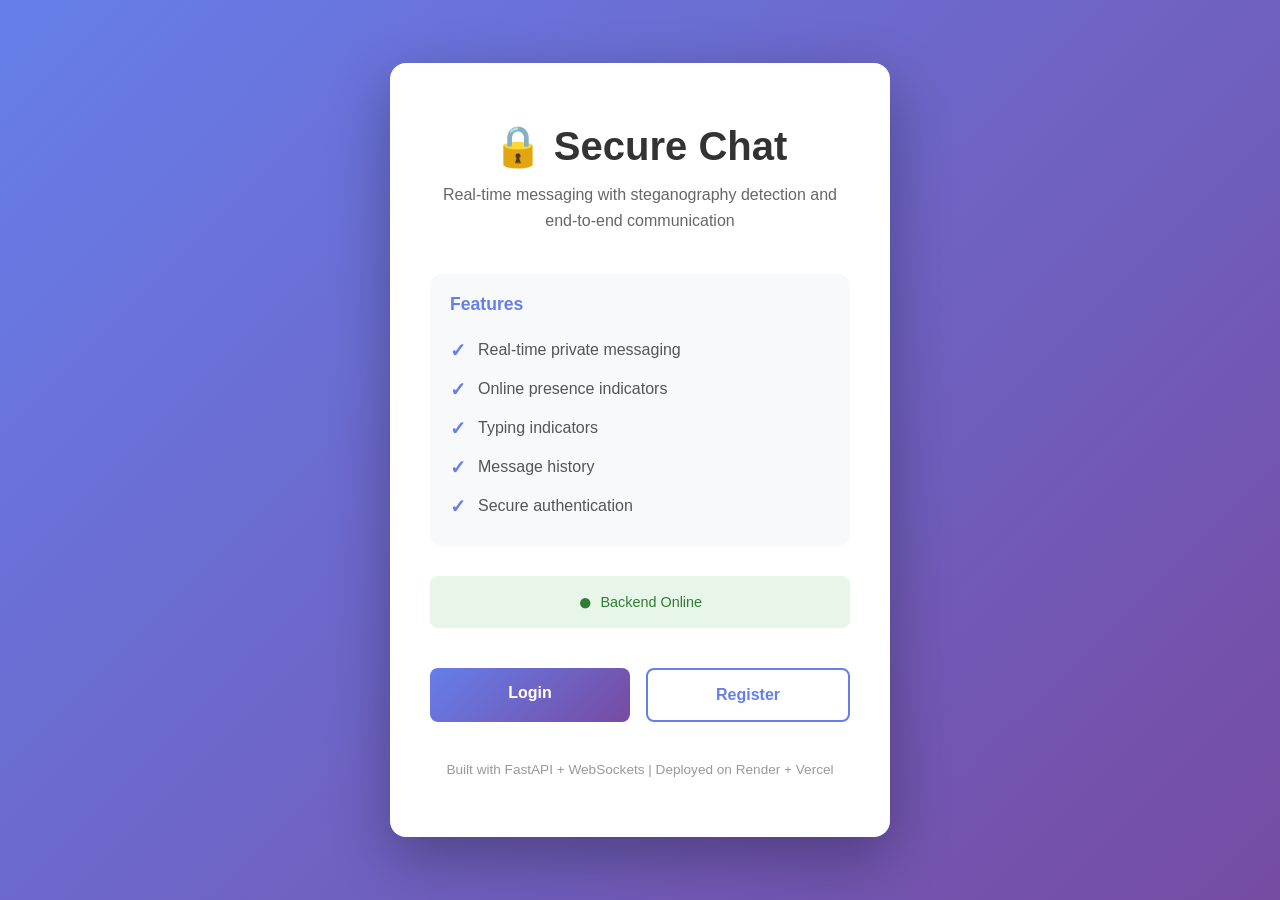
<file: frontend/index.html>
<!DOCTYPE html>
<html lang="en">
<head>
    <meta charset="UTF-8">
    <meta name="viewport" content="width=device-width, initial-scale=1.0">
    <title>Real-Time Chat with Steganography Detection</title>
    <style>
        * {
            margin: 0;
            padding: 0;
            box-sizing: border-box;
        }

        body {
            font-family: -apple-system, BlinkMacSystemFont, 'Segoe UI', Roboto, Oxygen, Ubuntu, Cantarell, sans-serif;
            background: linear-gradient(135deg, #667eea 0%, #764ba2 100%);
            min-height: 100vh;
            display: flex;
            align-items: center;
            justify-content: center;
            padding: 20px;
        }

        .container {
            background: white;
            border-radius: 16px;
            box-shadow: 0 20px 60px rgba(0, 0, 0, 0.3);
            padding: 60px 40px;
            max-width: 500px;
            width: 100%;
            text-align: center;
        }

        h1 {
            color: #333;
            margin-bottom: 12px;
            font-size: 2.5rem;
            font-weight: 700;
        }

        .subtitle {
            color: #666;
            margin-bottom: 40px;
            font-size: 1rem;
            line-height: 1.6;
        }

        .features {
            text-align: left;
            margin: 30px 0;
            padding: 20px;
            background: #f8f9fa;
            border-radius: 12px;
        }

        .features h3 {
            color: #667eea;
            margin-bottom: 16px;
            font-size: 1.1rem;
        }

        .features ul {
            list-style: none;
            padding: 0;
        }

        .features li {
            padding: 8px 0;
            color: #555;
            display: flex;
            align-items: center;
        }

        .features li::before {
            content: "✓";
            color: #667eea;
            font-weight: bold;
            margin-right: 12px;
            font-size: 1.2rem;
        }

        .buttons {
            display: flex;
            gap: 16px;
            margin-top: 40px;
        }

        .btn {
            flex: 1;
            padding: 16px 32px;
            font-size: 1rem;
            font-weight: 600;
            border: none;
            border-radius: 8px;
            cursor: pointer;
            text-decoration: none;
            display: inline-block;
            transition: all 0.3s ease;
        }

        .btn-primary {
            background: linear-gradient(135deg, #667eea 0%, #764ba2 100%);
            color: white;
        }

        .btn-primary:hover {
            transform: translateY(-2px);
            box-shadow: 0 8px 20px rgba(102, 126, 234, 0.4);
        }

        .btn-secondary {
            background: white;
            color: #667eea;
            border: 2px solid #667eea;
        }

        .btn-secondary:hover {
            background: #667eea;
            color: white;
            transform: translateY(-2px);
        }

        .footer {
            margin-top: 40px;
            color: #999;
            font-size: 0.85rem;
        }

        .status {
            margin-top: 24px;
            padding: 12px;
            background: #e8f5e9;
            border-radius: 8px;
            color: #2e7d32;
            font-size: 0.9rem;
            display: flex;
            align-items: center;
            justify-content: center;
            gap: 8px;
        }

        .status::before {
            content: "●";
            font-size: 1.5rem;
            animation: pulse 2s infinite;
        }

        @keyframes pulse {
            0%, 100% {
                opacity: 1;
            }
            50% {
                opacity: 0.5;
            }
        }

        @media (max-width: 600px) {
            .container {
                padding: 40px 24px;
            }

            h1 {
                font-size: 2rem;
            }

            .buttons {
                flex-direction: column;
            }
        }
    </style>
</head>
<body>
    <div class="container">
        <h1>🔒 Secure Chat</h1>
        <p class="subtitle">Real-time messaging with steganography detection and end-to-end communication</p>

        <div class="features">
            <h3>Features</h3>
            <ul>
                <li>Real-time private messaging</li>
                <li>Online presence indicators</li>
                <li>Typing indicators</li>
                <li>Message history</li>
                <li>Secure authentication</li>
            </ul>
        </div>

        <div class="status">
            Backend Online
        </div>

        <div class="buttons">
            <a href="login.html" class="btn btn-primary">Login</a>
            <a href="register.html" class="btn btn-secondary">Register</a>
        </div>

        <div class="footer">
            Built with FastAPI + WebSockets | Deployed on Render + Vercel
        </div>
    </div>
</body>
</html>
</file>
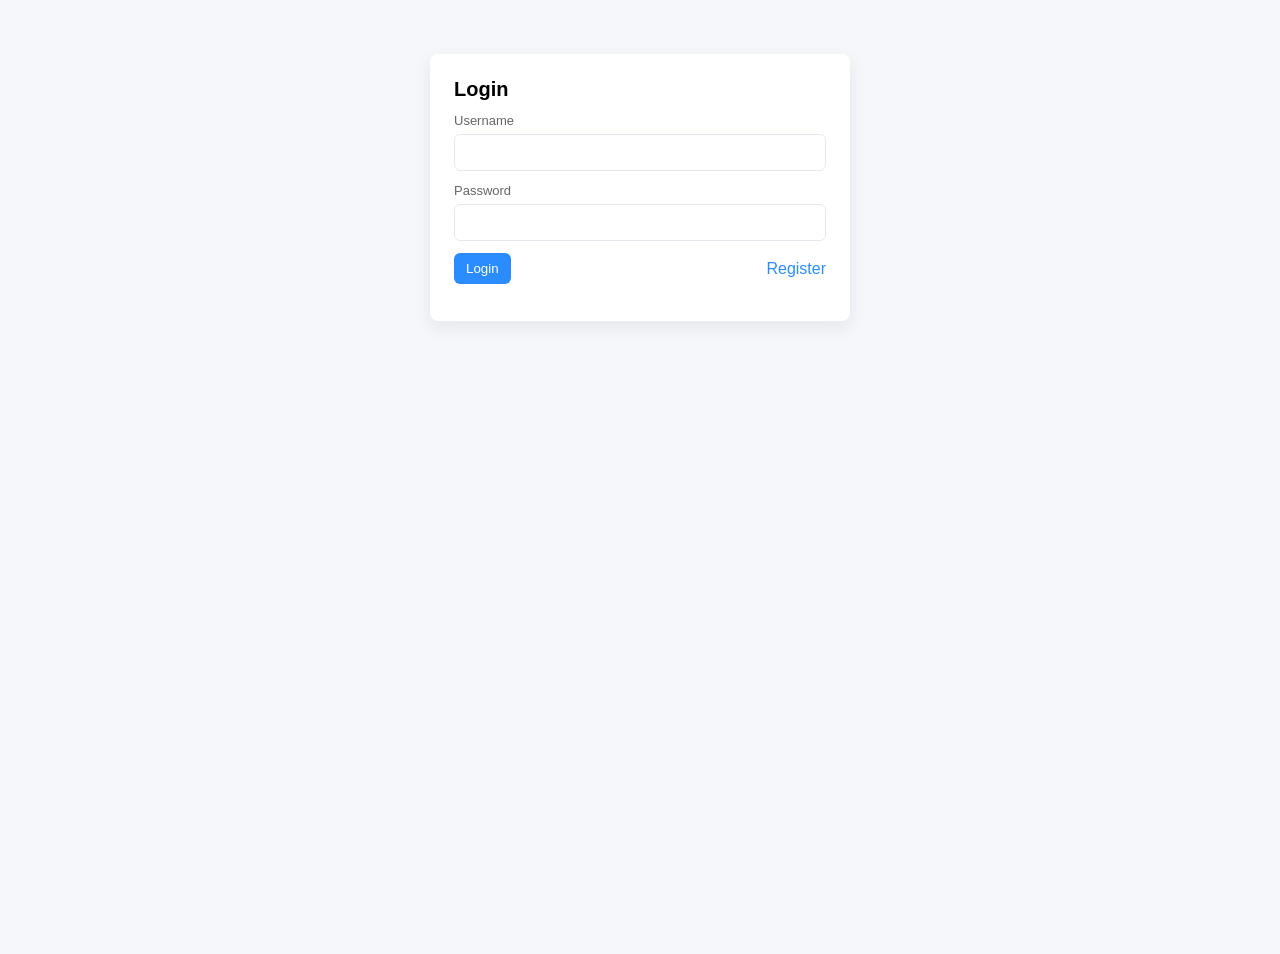
<file: frontend/chat ui/index.html>
<!doctype html>
<html lang="en">
<head>
	<meta charset="utf-8" />
	<meta name="viewport" content="width=device-width,initial-scale=1" />
	<title>Chat UI</title>
	<link rel="stylesheet" href="style.css">
</head>
<body>
	<div id="app">
		<aside class="sidebar">
			<header>
				<h2>Chat Room</h2>
				<div id="me" class="muted"></div>
				<div id="connectionStatus" class="muted"></div>
			</header>
			<div class="contacts">
				<h4>Online Users (<span id="onlineCount">0</span>)</h4>
				<ul id="contactsList"></ul>
			</div>
			<div class="actions">
				<a id="goRegister" href="../register page/index.html">Register</a>
				<button id="logout">Logout</button>
			</div>
		</aside>
		<main class="chat">
			<div id="conversationHeader" class="convHeader">Select a contact to start chatting</div>
			<div id="messages" class="messages"></div>
			<form id="sendForm" class="sendForm">
				<input id="messageInput" placeholder="Type a message" autocomplete="off" disabled />
				<button id="sendBtn" disabled>Send</button>
			</form>
		</main>
	</div>

	<script src="script.js"></script>
</body>
</html>
</file>
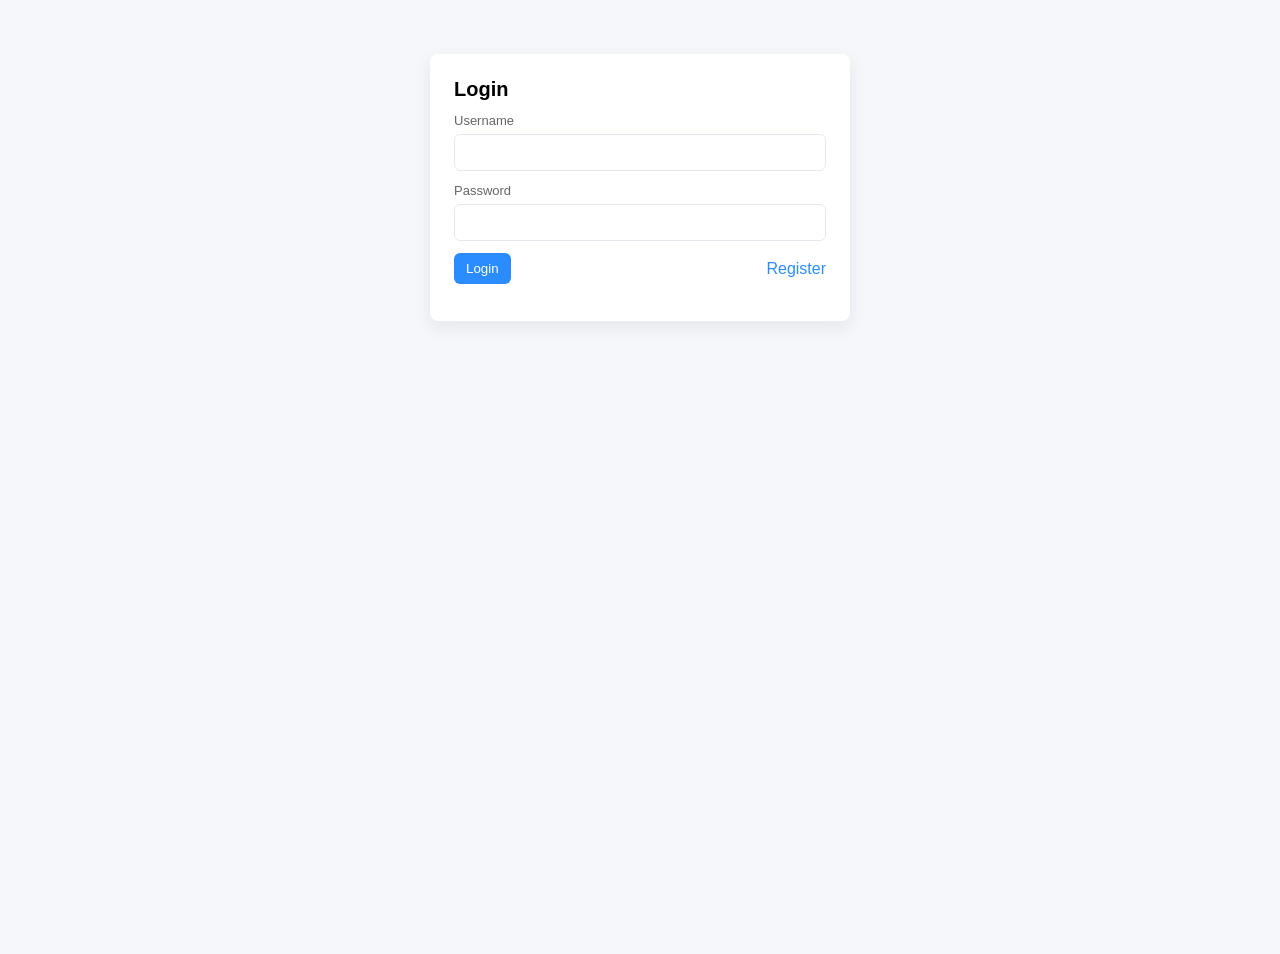
<file: frontend/login page/index.html>
<!doctype html>
<html lang="en">
<head>
	<meta charset="utf-8" />
	<meta name="viewport" content="width=device-width,initial-scale=1" />
	<title>Login</title>
	<link rel="stylesheet" href="style.css">
</head>
<body>
	<main class="center">
		<h1>Login</h1>
		<form id="loginForm">
			<label for="username">Username</label>
			<input id="username" name="username" required autocomplete="off" />
			<label for="password">Password</label>
			<input id="password" name="password" type="password" required autocomplete="off" />
			<div class="row">
				<button type="submit">Login</button>
				<a class="link" href="../register page/index.html">Register</a>
			</div>
			<p id="msg" class="muted"></p>
		</form>
	</main>

	<script src="script.js"></script>
</body>
</html>
</file>
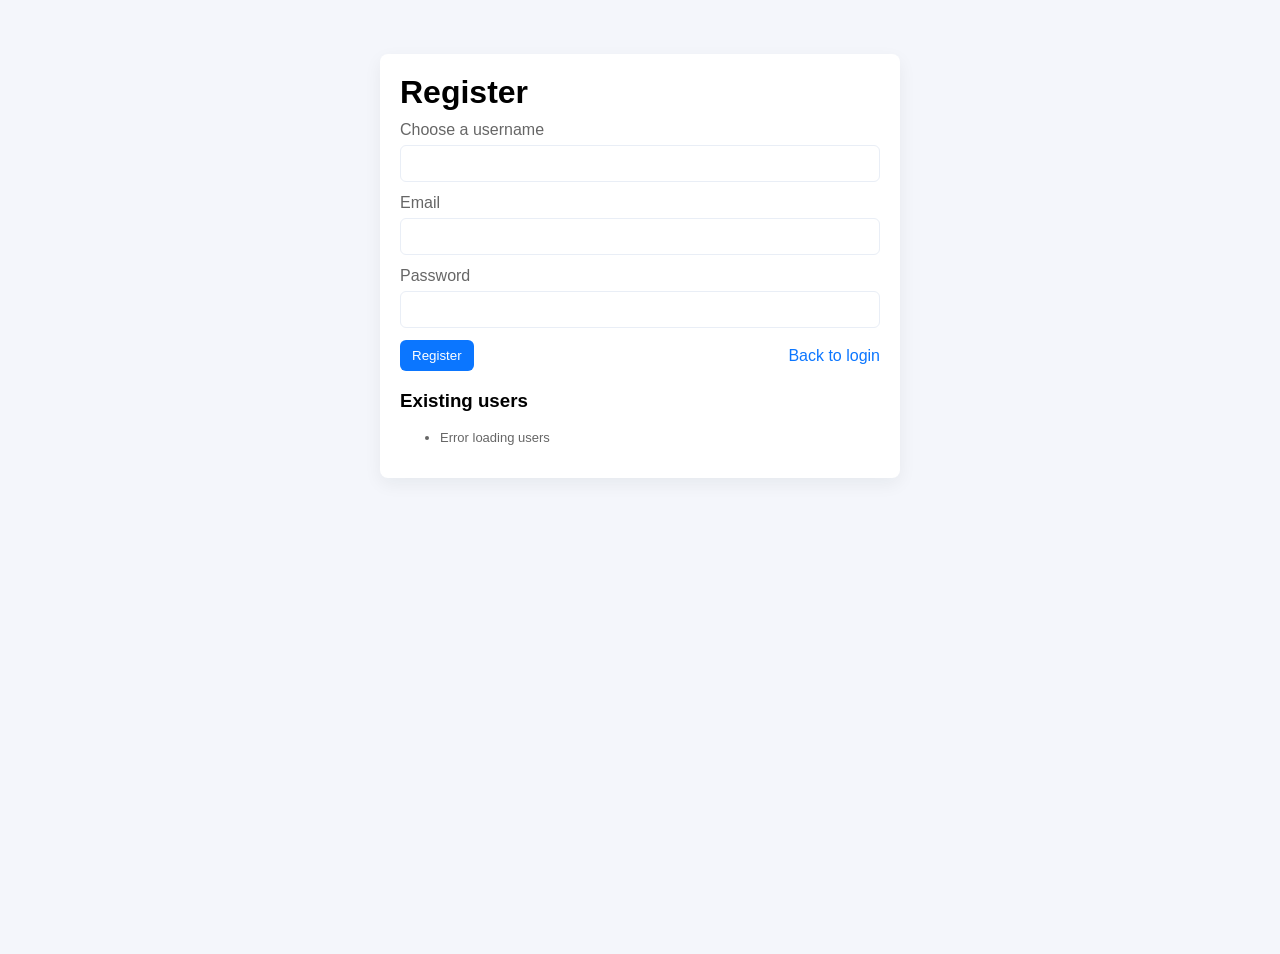
<file: frontend/register page/index.html>
<!doctype html>
<html lang="en">
<head>
	<meta charset="utf-8" />
	<meta name="viewport" content="width=device-width,initial-scale=1" />
	<title>Register</title>
	<link rel="stylesheet" href="style.css">
</head>
<body>
	<main class="center">
		<h1>Register</h1>
		<form id="registerForm">
			<label for="username">Choose a username</label>
			<input id="username" name="username" required autocomplete="off" />
			<label for="email">Email</label>
			<input id="email" name="email" type="email" required autocomplete="off" />
			<label for="password">Password</label>
			<input id="password" name="password" type="password" required autocomplete="off" />
			<div class="row">
				<button type="submit">Register</button>
				<a class="link" href="../login page/index.html">Back to login</a>
			</div>
			<p id="msg" class="muted"></p>
		</form>
		<section>
			<h3>Existing users</h3>
			<ul id="usersList" class="muted"></ul>
		</section>
	</main>

	<script src="script.js"></script>
</body>
</html>
</file>
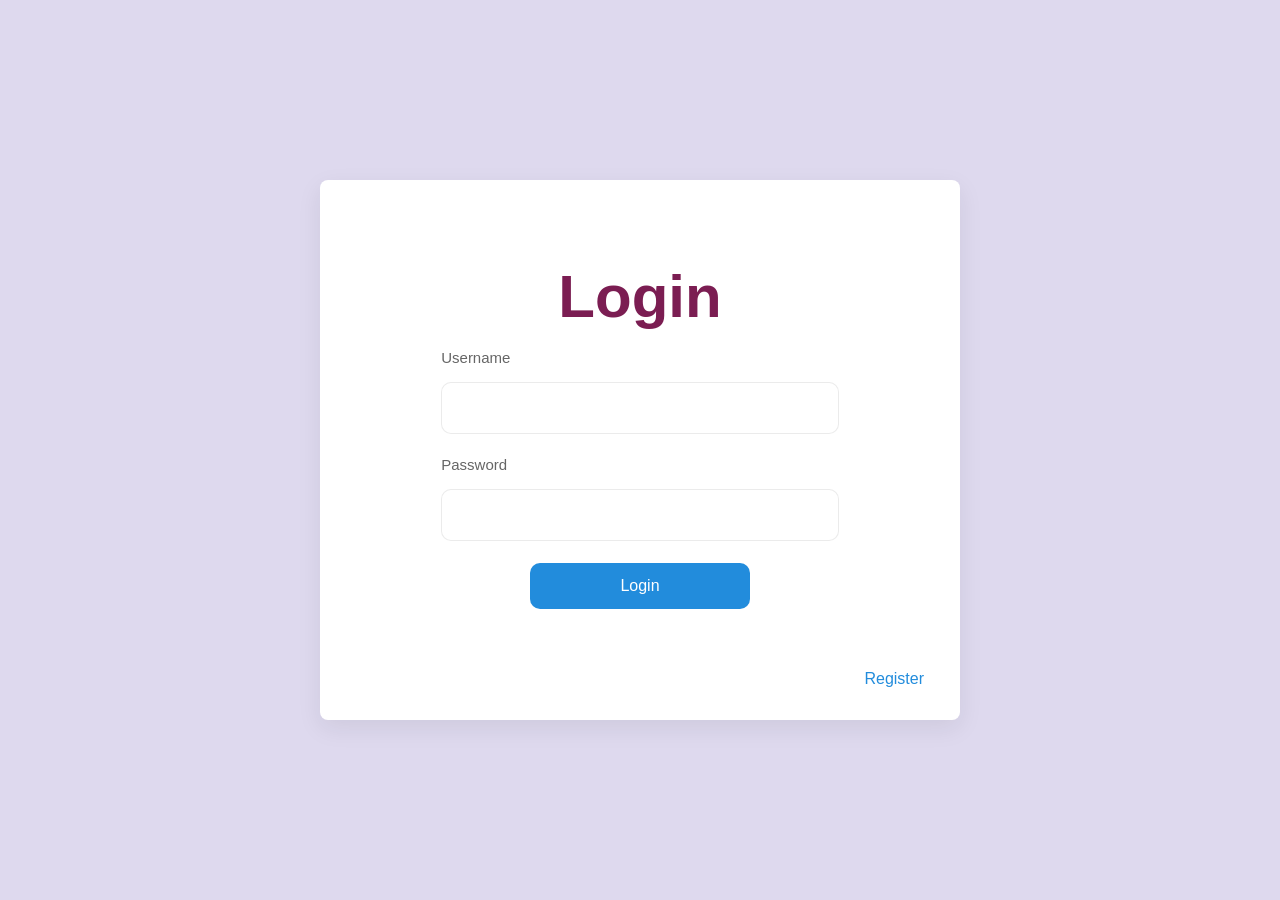
<file: frontend/login.html>
<!doctype html>
<html lang="en">
<head>
	<meta charset="utf-8" />
	<meta name="viewport" content="width=device-width,initial-scale=1" />
	<title>Login</title>
	<style>
	:root{
	  --bg: #DED9EE;       /* Lavender Tint */
	  --card: #FFFFFF;
	  --primary: #228CDC;  /* Dodger Blue */
	  --error: #B52B79;    /* Medium Violet */
	  --success: #25D366;  /* Deep Green */
	  --heading: #7B1D52;  /* Deep Purple */
	  --text: #222222;     /* main content */
	  --muted: #666666;    /* secondary */
	}
	*{box-sizing:border-box;font-family:Segoe UI,Roboto,Arial,sans-serif}
	html,body{height:100%;margin:0;background:var(--bg);display:flex;align-items:center;justify-content:center}
	/* make the credential block half the viewport width, but keep it responsive
	   with sensible min/max so it remains usable on small and very large screens */
	.center{width:50vw;max-width:700px;min-width:320px;min-height:60vh;margin:0;padding:36px;background:var(--card);border-radius:8px;box-shadow:0 8px 24px rgba(20,30,40,.08);display:flex;flex-direction:column;justify-content:center;position:relative}
	/* Make the top heading large and centered. Use clamp to keep it responsive:
	   approx 3x the original on desktop, but reduce on narrow viewports. */
	h1{margin:0 0 18px;font-size:clamp(32px,6.5vw,60px);color:var(--heading);text-align:center;font-weight:700}
	label{display:block;font-size:15px;color:var(--muted);margin-bottom:8px}
	/* center the form content inside the larger block */
	.form-inner{width:70%;max-width:520px;margin:0 auto;display:flex;flex-direction:column;gap:8px}
	input{width:100%;padding:16px 18px;margin-bottom:14px;border:1px solid rgba(0,0,0,0.08);border-radius:10px;background:#fff;color:var(--text);font-size:16px}
	/* large centered login button */
	.login-btn{background:var(--primary);color:#ffffff;border:none;padding:14px 20px;border-radius:10px;cursor:pointer;width:50%;min-width:220px;align-self:center;font-size:16px}
	/* register sits at the bottom-right of the block */
	.register-btn{position:absolute;right:24px;bottom:24px;background:transparent;border:none;color:var(--primary);text-decoration:none;padding:8px 12px;border-radius:6px}
	.muted{color:var(--muted);font-size:14px;margin-top:8px}

	/* Feedback styles */
	#msg{font-size:13px;margin-top:8px}
	#msg.error{color:var(--error)}
	#msg.success{color:var(--success)}
	#msg.info{color:var(--text)}
	</style>
</head>
<body>
	<main class="center">
		<h1>Login</h1>
		<form id="loginForm">
			<div class="form-inner">
				<label for="username">Username</label>
				<input id="username" name="username" required autocomplete="off" />
				<label for="password">Password</label>
				<input id="password" name="password" type="password" required autocomplete="off" />
				<button class="login-btn" type="submit">Login</button>
				<p id="msg" class="muted"></p>
			</div>
			<a class="register-btn" href="/register.html">Register</a>
		</form>
	</main>

	<script>
	const API_URL = 'https://steganography-detection-in-real-time.onrender.com';
	document.addEventListener('DOMContentLoaded', () => {
		const form = document.getElementById('loginForm');
		const msg = document.getElementById('msg');
		form.addEventListener('submit', async (e) => {
			e.preventDefault();
			const username = document.getElementById('username').value.trim();
			const password = document.getElementById('password').value;
			if (!username || !password) {
				msg.textContent = 'Please enter both username and password.';
				return;
			}
			try {
				msg.textContent = 'Logging in...';
				const response = await fetch(`${API_URL}/api/login`, {
					method: 'POST',
					headers: { 'Content-Type': 'application/json' },
					body: JSON.stringify({ username, password })
				});
				const data = await response.json();
				if (response.ok) {
					localStorage.setItem('currentUser', username);
					localStorage.setItem('userInfo', JSON.stringify(data.user));
					msg.textContent = 'Login successful! Redirecting...';
					msg.className = 'success';
					setTimeout(() => { location.href = '/chat.html'; }, 500);
				} else {
					msg.textContent = data.detail || 'Login failed. Please try again.';
					msg.className = 'error';
				}
			} catch (error) {
				msg.textContent = 'Error connecting to server. Make sure the backend is running.';
				msg.className = 'error';
				console.error('Login error:', error);
			}
		});
	});
	</script>
</body>
</html>
</file>
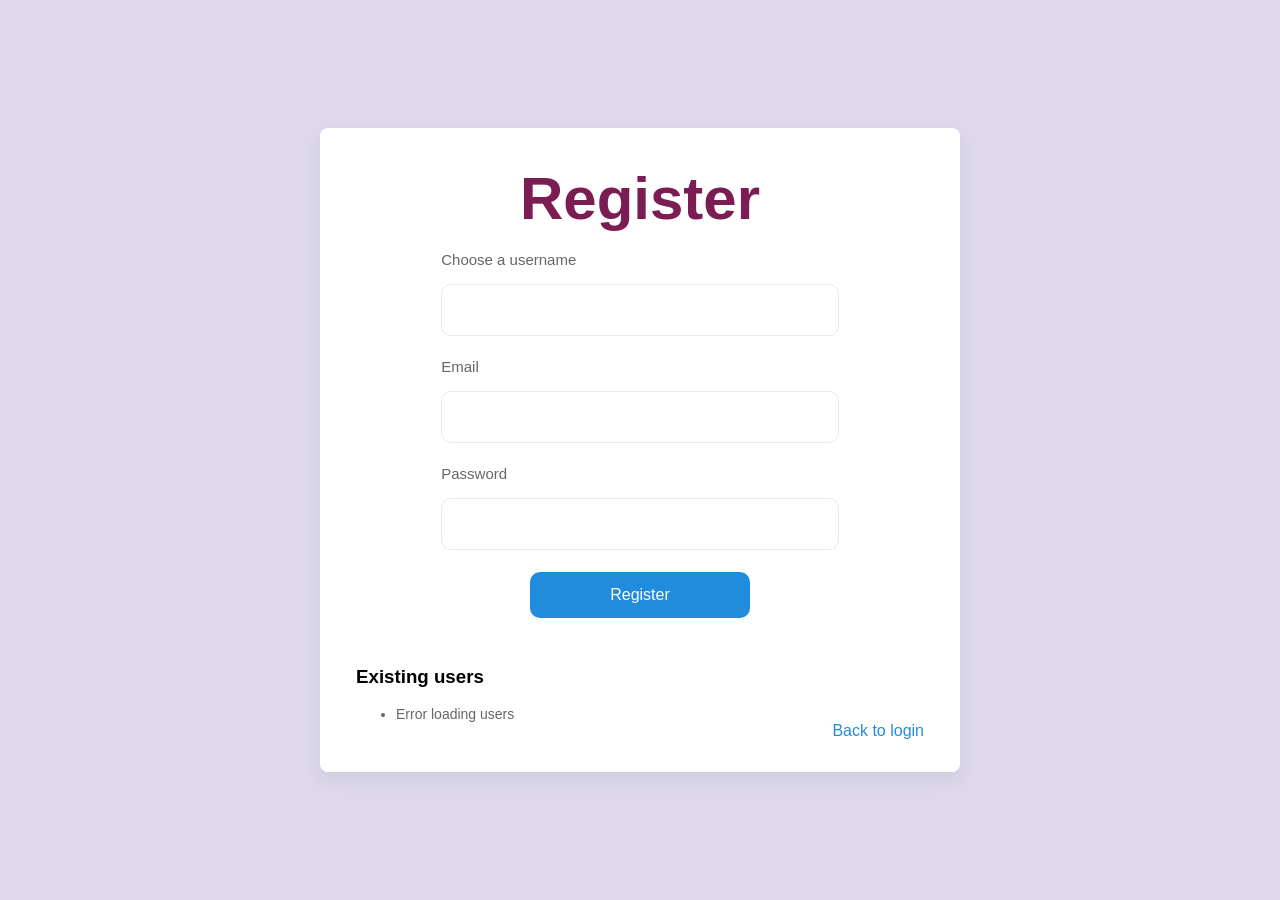
<file: frontend/register.html>
<!doctype html>
<html lang="en">
<head>
	<meta charset="utf-8" />
	<meta name="viewport" content="width=device-width,initial-scale=1" />
	<title>Register</title>
	<style>
	:root{
	  --bg: #DED9EE;       /* Lavender Tint */
	  --card: #FFFFFF;
	  --primary: #228CDC;  /* Dodger Blue */
	  --error: #B52B79;    /* Medium Violet */
	  --success: #25D366;  /* Deep Green */
	  --heading: #7B1D52;  /* Deep Purple */
	  --text: #222222;     /* main content */
	  --muted: #666666;    /* secondary */
	}

	/* Focus and hover states to match login theme */
	input:focus{outline:none;border-color:var(--primary);box-shadow:0 8px 20px rgba(34,140,220,0.08), 0 0 0 4px rgba(34,140,220,0.08)}
	input::placeholder{color:rgba(34,34,34,0.45)}
	.register-btn-main:hover{filter:brightness(.96);transform:translateY(-1px)}
	.register-btn-main:active{transform:translateY(0)}
	*{box-sizing:border-box;font-family:Segoe UI,Roboto,Arial,sans-serif}
	html,body{height:100%;margin:0;background:var(--bg);display:flex;align-items:center;justify-content:center}
	/* make the credential block half the viewport width, but keep it responsive */
	.center{width:50vw;max-width:700px;min-width:320px;min-height:60vh;margin:0;padding:36px;background:var(--card);border-radius:8px;box-shadow:0 8px 24px rgba(20,30,40,.08);display:flex;flex-direction:column;justify-content:center;position:relative}
	/* Make the top heading large and centered. */
	h1{margin:0 0 18px;font-size:clamp(32px,6.5vw,60px);color:var(--heading);text-align:center;font-weight:700}
	label{display:block;font-size:15px;color:var(--muted);margin-bottom:8px}
	/* center the form content inside the larger block */
	.form-inner{width:70%;max-width:520px;margin:0 auto;display:flex;flex-direction:column;gap:8px}
	input{width:100%;padding:16px 18px;margin-bottom:14px;border:1px solid rgba(0,0,0,0.08);border-radius:10px;background:#fff;color:var(--text);font-size:16px}
	/* large centered register button */
	.register-btn-main{background:var(--primary);color:#ffffff;border:none;padding:14px 20px;border-radius:10px;cursor:pointer;width:50%;min-width:220px;align-self:center;font-size:16px}
	/* back-to-login sits at the bottom-right of the block */
	.back-btn{position:absolute;right:24px;bottom:24px;background:transparent;border:none;color:var(--primary);text-decoration:none;padding:8px 12px;border-radius:6px}
	.muted{color:var(--muted);font-size:14px;margin-top:8px}

	/* Feedback styles */
	#msg{font-size:13px;margin-top:8px}
	#msg.error{color:var(--error)}
	#msg.success{color:var(--success)}
	#msg.info{color:var(--text)}
	</style>
</head>
<body>
	<main class="center">
		<h1>Register</h1>
		<form id="registerForm">
			<div class="form-inner">
				<label for="username">Choose a username</label>
				<input id="username" name="username" required autocomplete="off" />
				<label for="email">Email</label>
				<input id="email" name="email" type="email" required autocomplete="off" />
				<label for="password">Password</label>
				<input id="password" name="password" type="password" required autocomplete="off" />
				<button class="register-btn-main" type="submit">Register</button>
				<p id="msg" class="muted"></p>
			</div>
			<a class="back-btn" href="/login.html">Back to login</a>
		</form>
		<section>
			<h3>Existing users</h3>
			<ul id="usersList" class="muted"></ul>
		</section>
	</main>

	<script>
	const API_URL = 'https://steganography-detection-in-real-time.onrender.com';
	document.addEventListener('DOMContentLoaded', () => {
		const form = document.getElementById('registerForm');
		const msg = document.getElementById('msg');
		const usersList = document.getElementById('usersList');

		async function refreshUsers() {
			try {
				const response = await fetch(`${API_URL}/api/users`);
				const data = await response.json();
				usersList.innerHTML = '';
				if (data.users && data.users.length > 0) {
					data.users.forEach(u => {
						const li = document.createElement('li');
						li.textContent = u.username;
						usersList.appendChild(li);
					});
				} else {
					usersList.innerHTML = '<li>No users registered yet</li>';
				}
			} catch (error) {
				usersList.innerHTML = '<li>Error loading users</li>';
				console.error('Error fetching users:', error);
			}
		}

		form.addEventListener('submit', async (e) => {
			e.preventDefault();
			const username = document.getElementById('username').value.trim();
			const password = document.getElementById('password').value;
				const email = document.getElementById('email').value.trim();
				if (!username || !password || !email) {
					msg.textContent = 'All fields are required';
					msg.className = 'error';
					return;
				}
			try {
				msg.textContent = 'Registering...';
				msg.className = 'info';
				const response = await fetch(`${API_URL}/api/register`, {
					method: 'POST',
					headers: { 'Content-Type': 'application/json' },
					body: JSON.stringify({ username, password, email })
				});
				const data = await response.json();
				if (response.ok) {
					msg.textContent = 'Registered successfully! Redirecting to login...';
					msg.className = 'success';
					setTimeout(() => location.href = '/login.html', 800);
				} else {
					msg.textContent = data.detail || 'Registration failed. Please try again.';
					msg.className = 'error';
				}
			} catch (error) {
				msg.textContent = 'Error connecting to server. Make sure the backend is running.';
				msg.className = 'error';
				console.error('Registration error:', error);
			}
		});

		refreshUsers();
	});
	</script>
</body>
</html>
</file>
<file: frontend/chat ui/style.css>
:root{--bg:#eef4ff;--panel:#fff;--accent:#2a7cf6;--muted:#666;--online:#22c55e;--system:#f59e0b}
*{box-sizing:border-box;font-family:Segoe UI,Roboto,Arial,sans-serif}
html,body{height:100%;margin:0;background:var(--bg)}
#app{display:flex;height:100vh}
.sidebar{width:260px;padding:18px;background:var(--panel);border-right:1px solid #e8eefb;display:flex;flex-direction:column}
.sidebar header{margin-bottom:10px}
.sidebar h2{margin:0 0 6px 0;font-size:18px}
.muted{color:var(--muted);font-size:13px;margin:3px 0}
.contacts{margin-top:14px;flex:1;overflow:auto}
.contacts h4{margin:0 0 8px 0;font-size:14px;color:var(--muted)}
ul{list-style:none;padding:0;margin:0}
.contact{padding:10px 8px;border-radius:6px;cursor:pointer;position:relative;border-left:3px solid transparent;transition:all 0.2s}
.contact:hover{background:#f4f8ff}
.contact.online{border-left-color:var(--online)}
.contact.online::before{content:'●';color:var(--online);margin-right:6px}
.contact.offline::before{content:'●';color:#ccc;margin-right:6px}
.contact.selected{background:var(--accent);color:#fff;border-left-color:#fff}
.contact.selected:hover{background:#1f6fd5}
.addContact{display:flex;gap:8px;margin-top:12px}
.addContact input{flex:1;padding:8px;border:1px solid #e9eef8;border-radius:6px}
.addContact button{padding:8px;border-radius:6px;background:var(--accent);color:#fff;border:none;cursor:pointer}
.actions{display:flex;gap:8px;margin-top:14px;padding-top:10px;border-top:1px solid #eef4ff}
.actions a{color:var(--accent);text-decoration:none;padding:8px;flex:1;text-align:center;border-radius:6px;border:1px solid var(--accent)}
.actions a:hover{background:#f4f8ff}
.actions button{flex:1;padding:8px;border:1px solid #dc2626;background:#fff;color:#dc2626;border-radius:6px;cursor:pointer}
.actions button:hover{background:#fef2f2}

.chat{flex:1;display:flex;flex-direction:column}
.convHeader{padding:16px;border-bottom:1px solid #eef4ff;background:#fff;font-weight:600;text-align:center}
.messages{flex:1;padding:14px;overflow:auto;background:linear-gradient(180deg,#fbfdff,#f6f9ff)}
.msg{max-width:70%;padding:10px 12px;margin:8px 0;border-radius:12px;display:flex;flex-direction:column;gap:4px;word-wrap:break-word}
.msg.in{background:#fff;border:1px solid #eef3ff;align-self:flex-start}
.msg.out{margin-left:auto;background:var(--accent);color:#fff;align-self:flex-end}
.msg.system{background:var(--system);color:#fff;max-width:80%;margin:6px auto;text-align:center;font-size:13px;padding:6px 10px;border-radius:20px}
.msg .sender{font-weight:600;font-size:13px;opacity:0.9}
.msg.out .sender{display:none}
.msg .content{font-size:15px;line-height:1.4}
.msg .time{font-size:11px;opacity:0.7;align-self:flex-end}
.sendForm{display:flex;padding:12px;border-top:1px solid #eef4ff;background:#fff}
.sendForm input{flex:1;padding:10px 12px;border:1px solid #e9eef8;border-radius:8px;font-size:14px}
.sendForm button{margin-left:8px;padding:10px 18px;border-radius:8px;background:var(--accent);color:#fff;border:none;cursor:pointer;font-weight:500}
.sendForm button:hover{background:#1f6fd5}
.sendForm input:disabled{background:#f5f5f5;cursor:not-allowed}
.sendForm button:disabled{background:#ccc;cursor:not-allowed}

#connectionStatus{margin-top:4px;font-size:12px;font-weight:600}
#onlineCount{color:var(--online);font-weight:600}
.typing-indicator{font-size:13px;color:var(--muted);font-style:italic;padding:8px;text-align:center}
</file>
<file: frontend/login page/style.css>
:root{--bg:#f5f7fb;--card:#ffffff;--accent:#2b8cff;--muted:#666}
*{box-sizing:border-box;font-family:Segoe UI,Roboto,Arial,sans-serif}
html,body{height:100%;margin:0;background:var(--bg)}
.center{max-width:420px;margin:6vh auto;padding:24px;background:var(--card);border-radius:8px;box-shadow:0 6px 18px rgba(20,30,40,.08)}
h1{margin:0 0 12px;font-size:20px}
label{display:block;font-size:13px;color:var(--muted);margin-bottom:6px}
input{width:100%;padding:10px 12px;margin-bottom:12px;border:1px solid #e5e9ef;border-radius:6px}
.row{display:flex;gap:8px;align-items:center}
button{background:var(--accent);color:#fff;border:none;padding:8px 12px;border-radius:6px;cursor:pointer}
.link{margin-left:auto;color:var(--accent);text-decoration:none}
.muted{color:var(--muted);font-size:13px;margin-top:8px}
</file>
<file: frontend/register page/style.css>
:root{--bg:#f4f6fb;--card:#fff;--accent:#0b76ff;--muted:#666}
*{box-sizing:border-box;font-family:Segoe UI,Roboto,Arial,sans-serif}
html,body{height:100%;margin:0;background:var(--bg)}
.center{max-width:520px;margin:6vh auto;padding:20px;background:var(--card);border-radius:8px;box-shadow:0 6px 18px rgba(20,30,40,.06)}
h1{margin:0 0 10px}
label{display:block;margin-bottom:6px;color:var(--muted)}
input{width:100%;padding:10px;border-radius:6px;border:1px solid #e9eef6;margin-bottom:12px}
button{background:var(--accent);color:#fff;border:none;padding:8px 12px;border-radius:6px}
.row{display:flex;gap:8px;align-items:center}
.link{margin-left:auto;color:var(--accent);text-decoration:none}
.muted{color:var(--muted);font-size:13px}
</file>
